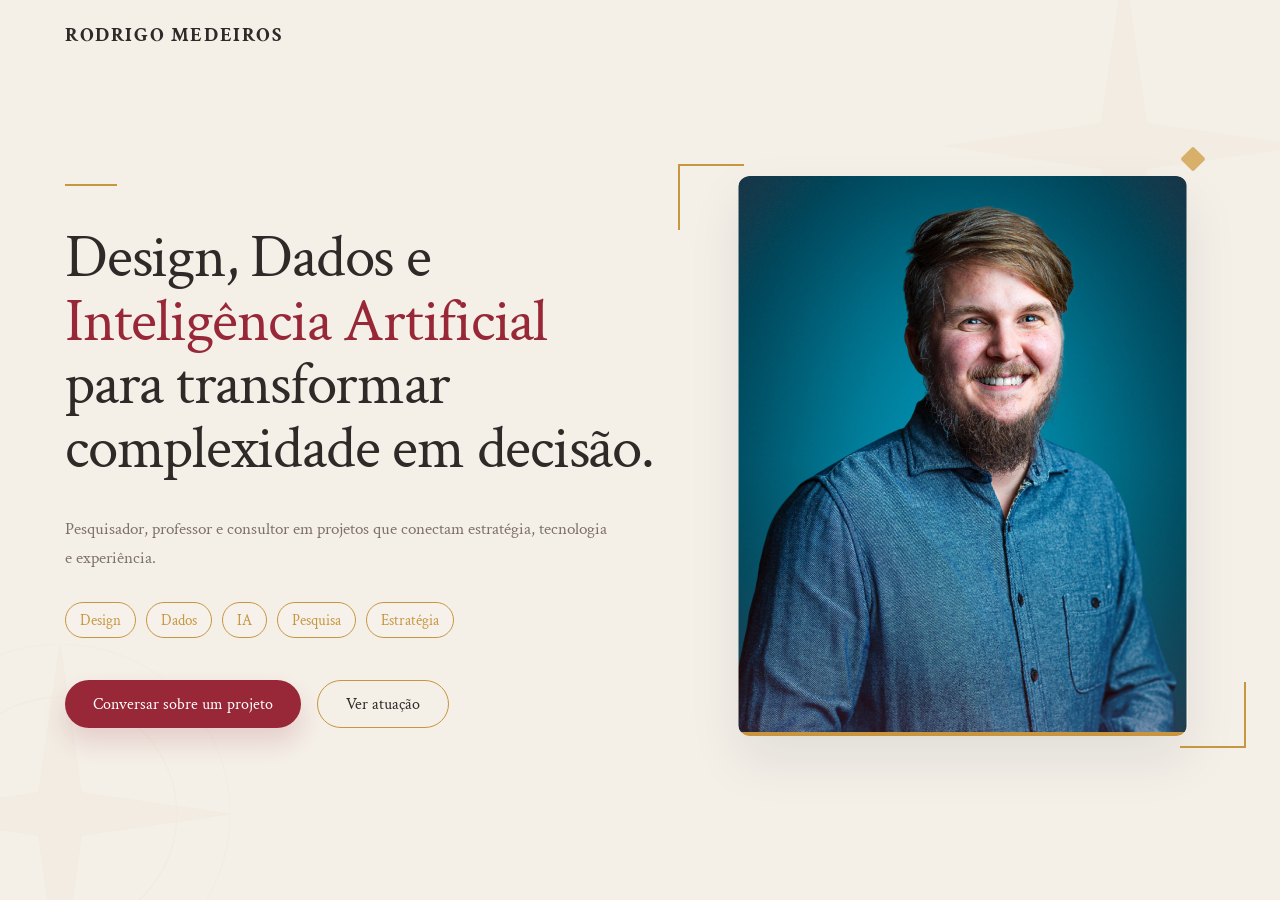
<file: 2020/index.html>
<!DOCTYPE html>
<html lang="pt-BR">

<head>
  <meta charset="UTF-8" />
  <meta name="viewport" content="width=device-width, initial-scale=1.0" />
  <title>Rodrigo Medeiros — Hero</title>
  <link rel="preconnect" href="https://fonts.googleapis.com">
  <link rel="preconnect" href="https://fonts.gstatic.com" crossorigin>
  <link href="https://fonts.googleapis.com/css2?family=Crimson+Text:wght@400;600;700&display=swap" rel="stylesheet">
  <style>
    :root {
      --bg: #f4efe7;
      --text: #2f2a28;
      --muted: #7d7269;
      --accent: #982838;
      --gold: #c79641;
      --gold-soft: rgba(199, 150, 65, 0.24);
      --line-soft: rgba(199, 150, 65, 0.16);
      --card-radius: 12px;
      --container: 1150px;
    }

    * {
      box-sizing: border-box;
    }

    html {
      scroll-behavior: smooth;
    }

    body {
      margin: 0;
      background: var(--bg);
      color: var(--text);
      font-family: "Crimson Text";
    }

    img {
      display: block;
      max-width: 100%;
    }

    .hero {
      position: relative;
      min-height: 100vh;
      overflow: hidden;
      background: var(--bg);
    }

    .container {
      position: relative;
      z-index: 2;
      width: min(calc(100% - 48px), var(--container));
      margin: 0 auto;
    }

    .topbar {
      padding: 22px 0 8px;
    }

    .brand {
      font-family: "Crimson Text", serif;
      font-size: 1.25rem;
      letter-spacing: 0.08em;
      font-weight: 700;
    }

    .hero__content {
      display: grid;
      grid-template-columns: 1.08fr 0.92fr;
      align-items: center;
      gap: 56px;
      min-height: calc(100vh - 74px);
      padding: 18px 0 44px;
    }

    .hero__text {
      max-width: 620px;
    }

    .hero__line {
      display: inline-block;
      width: 52px;
      height: 2px;
      background: var(--gold);
      margin-bottom: 34px;
    }

    h1 {
      margin: 0;
      font-family: "Crimson Text", serif;
      font-size: clamp(2.2rem, 5vw, 3.8rem);
      line-height: 1.05;
      font-weight: 500;
      letter-spacing: -0.02em;
      max-width: 900px;
      text-wrap: balance;
    }

    .highlight {
      color: var(--accent);
    }

    .hero__text p {
      margin: 34px 0 30px;
      max-width: 34rem;
      color: var(--muted);
      font-family: "Crimson Text", serif;
      font-size: 1.05rem;
      line-height: 1.7;
    }

    .tags {
      display: flex;
      flex-wrap: wrap;
      gap: 10px;
      margin-bottom: 42px;
    }

    .tag {
      display: inline-flex;
      align-items: center;
      justify-content: center;
      min-height: 36px;
      padding: 0 14px;
      border: 1px solid var(--gold);
      border-radius: 999px;
      color: var(--gold);
      font-size: 0.92rem;
      background: rgba(255, 255, 255, 0.18);
    }

    .hero__actions {
      display: flex;
      flex-wrap: wrap;
      gap: 16px;
    }

    .btn {
      display: inline-flex;
      align-items: center;
      justify-content: center;
      min-height: 48px;
      padding: 0 28px;
      border-radius: 999px;
      text-decoration: none;
      font-weight: 500;
      font-size: 1rem;
      transition: transform 180ms ease, box-shadow 180ms ease, background-color 180ms ease;
    }

    .btn:hover {
      transform: translateY(-1px);
    }

    .btn--primary {
      background: var(--accent);
      color: #fff;
      box-shadow: 0 14px 24px rgba(152, 40, 56, 0.16);
    }

    .btn--secondary {
      color: var(--text);
      border: 1px solid var(--gold);
      background: transparent;
    }

    .hero__visual {
      display: flex;
      justify-content: center;
    }

    @keyframes loadPortrait {
      0% {
        opacity: 0;
        transform: translateY(40px);
      }

      100% {
        opacity: 1;
        transform: translateY(0);
      }
    }

    .portrait-frame {
      position: relative;
      width: min(100%, 450px);
      animation: loadPortrait 1.2s cubic-bezier(0.2, 0.8, 0.2, 1);
      transition: transform 0.4s cubic-bezier(0.2, 0.8, 0.2, 1);
    }

    .portrait-frame:hover {
      transform: translateY(-8px);
    }

    .portrait {
      width: 100%;
      aspect-ratio: 450 / 560;
      object-fit: cover;
      border-radius: var(--card-radius);
      box-shadow: 0 24px 54px rgba(19, 30, 55, 0.08);
      transition: box-shadow 0.4s ease, filter 0.4s ease;
    }

    .portrait-frame:hover .portrait {
      box-shadow: 0 32px 64px rgba(19, 30, 55, 0.16);
      filter: contrast(1.05) brightness(1.02);
    }

    .corner {
      position: absolute;
      width: 66px;
      height: 66px;
      pointer-events: none;
    }

    .corner::before,
    .corner::after {
      content: "";
      position: absolute;
      background: var(--gold);
    }

    .corner--tl {
      top: -12px;
      left: -60px;
    }

    .corner--tl::before {
      top: 0;
      left: 0;
      width: 66px;
      height: 2px;
    }

    .corner--tl::after {
      top: 0;
      left: 0;
      width: 2px;
      height: 66px;
    }

    .corner--br {
      right: -58px;
      bottom: -12px;
    }

    .corner--br::before {
      right: 0;
      bottom: 0;
      width: 66px;
      height: 2px;
    }

    .corner--br::after {
      right: 0;
      bottom: 0;
      width: 2px;
      height: 66px;
    }

    .diamond {
      position: absolute;
      top: -26px;
      right: -14px;
      width: 18px;
      height: 18px;
      background: #d8b06a;
      transform: rotate(45deg);
      border-radius: 2px;
    }

    .hero__bg {
      position: absolute;
      opacity: 0.34;
      pointer-events: none;
    }

    .hero__bg svg {
      width: 100%;
      height: 100%;
    }

    .hero__bg--left {
      left: -110px;
      bottom: -84px;
      width: 340px;
      height: 340px;
      opacity: 0.26;
    }

    .hero__bg--right {
      top: -34px;
      right: -24px;
      width: 360px;
      height: 360px;
      opacity: 0.22;
    }

    .compass-circle,
    .compass-star {
      stroke: var(--line-soft);
      fill: none;
    }

    .compass-circle {
      stroke-width: 1;
    }

    .compass-circle--outer {
      opacity: 0.6;
    }

    .compass-star {
      fill: rgba(233, 222, 205, 0.55);
      stroke: rgba(210, 194, 168, 0.18);
    }

    .reveal {
      opacity: 0;
      transform: translateY(18px);
      transition: opacity 640ms ease, transform 640ms ease;
    }

    .reveal.is-visible {
      opacity: 1;
      transform: translateY(0);
    }

    @media (max-width: 980px) {
      .hero__content {
        grid-template-columns: 1fr;
        gap: 34px;
        padding-top: 26px;
      }

      .hero__text {
        max-width: 100%;
      }

      h1 {
        max-width: 100%;
      }

      .hero__visual {
        order: -1;
        justify-content: flex-start;
      }

      .portrait-frame {
        width: min(100%, 420px);
      }

      .corner--tl {
        left: -18px;
      }

      .corner--br {
        right: -18px;
      }
    }

    @media (max-width: 640px) {
      .container {
        width: min(calc(100% - 32px), var(--container));
      }

      .topbar {
        padding-top: 16px;
      }

      .brand {
        font-size: 1rem;
      }

      .hero {
        min-height: auto;
      }

      .hero__content {
        gap: 24px;
        min-height: auto;
        padding-bottom: 40px;
      }

      h1 {
        font-size: clamp(2.4rem, 8vw, 3.2rem);
        line-height: 1.1;
      }

      .hero__text p {
        margin-top: 20px;
        font-size: 1.1rem;
      }

      .hero__actions {
        flex-direction: column;
        align-items: stretch;
      }

      .btn {
        width: 100%;
      }

      .hero__visual {
        justify-content: center;
        margin-bottom: 16px;
      }

      .portrait-frame {
        width: min(100%, 340px);
      }

      .hero__bg--right {
        width: 220px;
        height: 220px;
      }

      .hero__bg--left {
        width: 250px;
        height: 250px;
        left: -120px;
      }
    }
  </style>
</head>

<body>
  <main class="hero">
    <div class="hero__bg hero__bg--left" aria-hidden="true">
      <svg viewBox="0 0 320 320" fill="none" xmlns="http://www.w3.org/2000/svg">
        <circle cx="160" cy="160" r="110" class="compass-circle"></circle>
        <circle cx="160" cy="160" r="160" class="compass-circle compass-circle--outer"></circle>
        <path d="M160 0L180 140L320 160L180 180L160 320L140 180L0 160L140 140L160 0Z" class="compass-star"></path>
      </svg>
    </div>

    <div class="hero__bg hero__bg--right" aria-hidden="true">
      <svg viewBox="0 0 320 320" fill="none" xmlns="http://www.w3.org/2000/svg">
        <path d="M160 0L180 140L320 160L180 180L160 320L140 180L0 160L140 140L160 0Z" class="compass-star"></path>
      </svg>
    </div>

    <div class="container">
      <header class="topbar">
        <div class="brand">RODRIGO MEDEIROS</div>
      </header>

      <section class="hero__content">
        <div class="hero__text">
          <span class="hero__line"></span>

          <h1>
            Design, Dados e <span class="highlight">Inteligência Artificial</span> para transformar complexidade em
            decisão.
          </h1>

          <p>
            Pesquisador, professor e consultor em projetos que conectam
            estratégia, tecnologia e experiência.
          </p>

          <div class="tags" aria-label="Áreas de atuação">
            <span class="tag">Design</span>
            <span class="tag">Dados</span>
            <span class="tag">IA</span>
            <span class="tag">Pesquisa</span>
            <span class="tag">Estratégia</span>
          </div>

          <div class="hero__actions">
            <a href="#" class="btn btn--primary">Conversar sobre um projeto</a>
            <a href="#" class="btn btn--secondary">Ver atuação</a>
          </div>
        </div>

        <div class="hero__visual">
          <div class="portrait-frame">
            <span class="corner corner--tl"></span>
            <span class="corner corner--br"></span>
            <span class="diamond"></span>
            <img src="img.png" alt="Retrato de Rodrigo Medeiros" class="portrait" />
          </div>
        </div>
      </section>
    </div>
  </main>

  <script>
    document.addEventListener("DOMContentLoaded", () => {
      document.querySelector(".btn--primary")?.addEventListener("click", (e) => {
        e.preventDefault();
        alert("Vamos conversar sobre seu projeto 🚀");
      });

      document.querySelector(".btn--secondary")?.addEventListener("click", (e) => {
        e.preventDefault();
        const section = document.querySelector("#about");
        section ? section.scrollIntoView({ behavior: "smooth", block: "start" }) : alert("Seção de atuação ainda não disponível.");
      });
    });
  </script>
</body>

</html>
</file>
